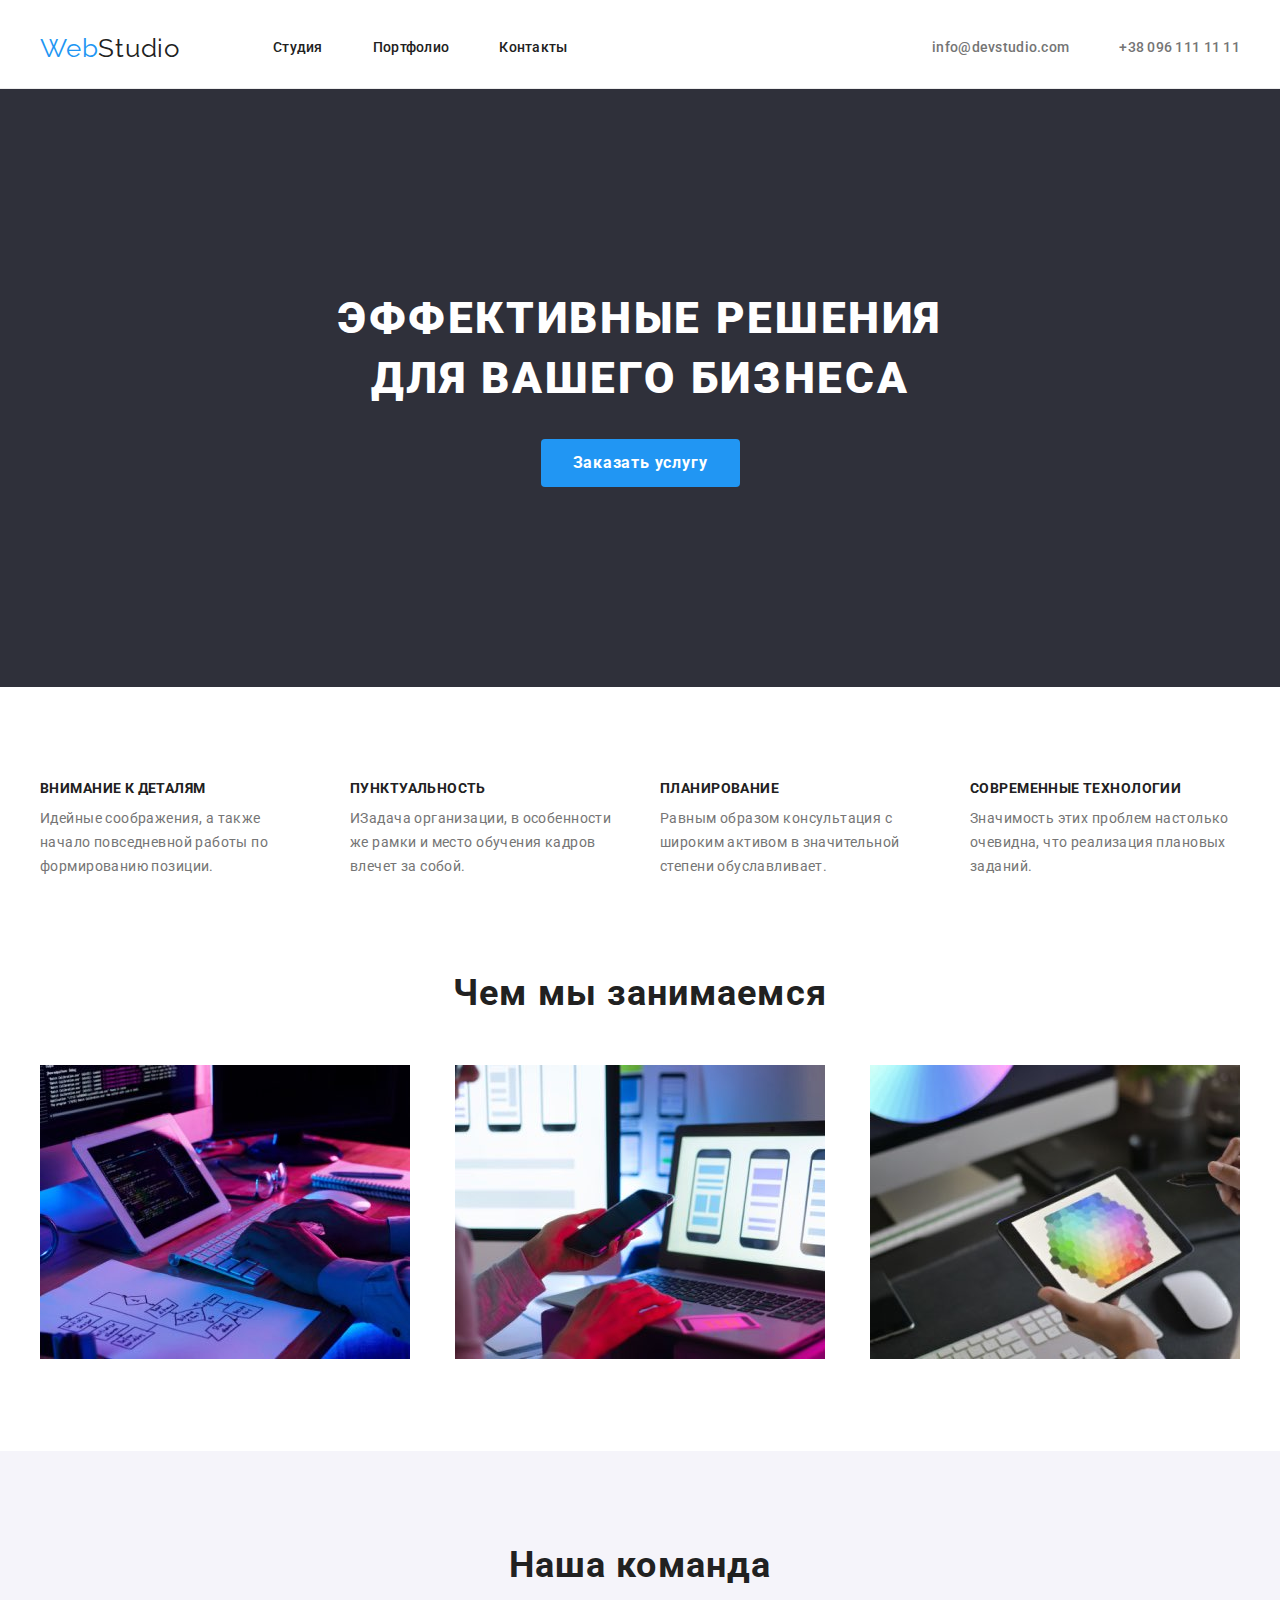
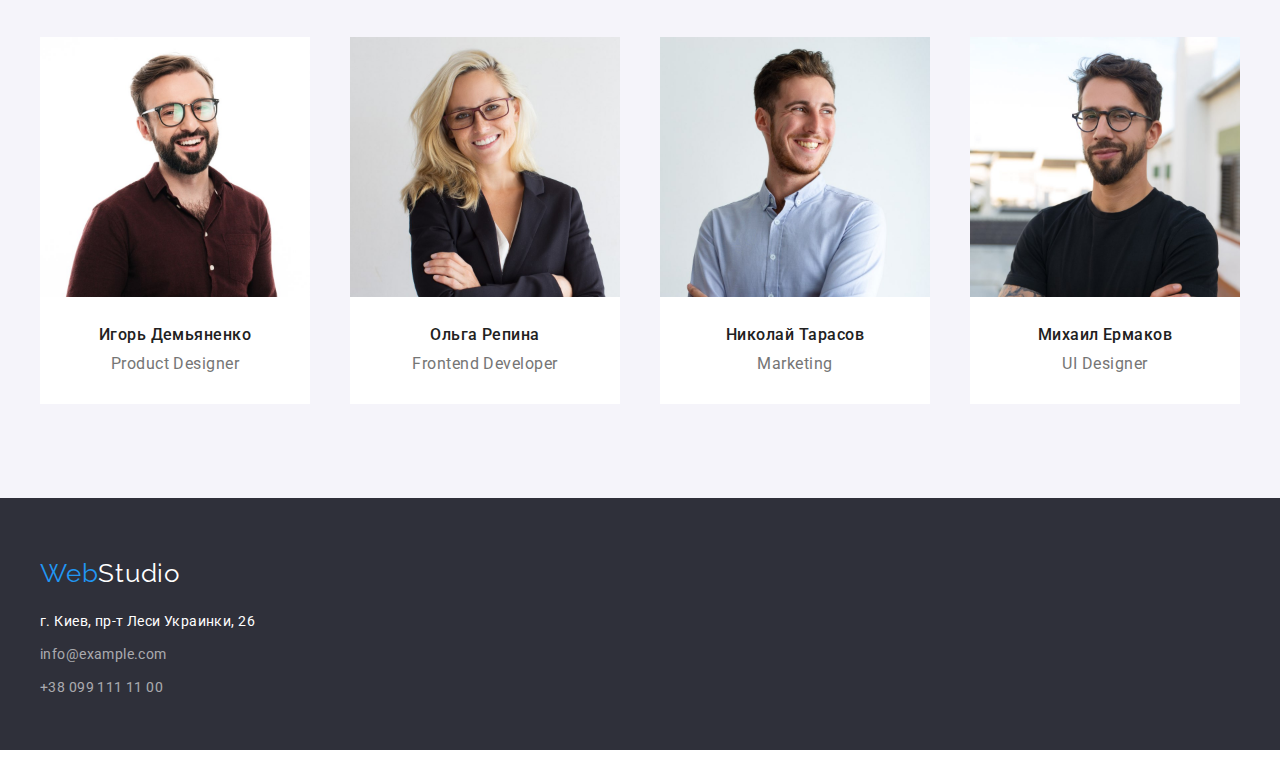
<file: index.html>
<!DOCTYPE html>
<html lang="ru">

<head>
    <meta charset="UTF-8">
    <meta http-equiv="X-UA-Compatible" content="IE=edge">
    <meta name="viewport" content="width=device-width, initial-scale=1.0">
    <title>Web Studio (Version 2.1)</title>

    <link
        href="https://fonts.googleapis.com/css2?family=Raleway:wght@700&family=Roboto:wght@400;500;700;900&display=swap"
        rel="stylesheet" />

    <link rel="stylesheet" href="https://cdnjs.cloudflare.com/ajax/libs/modern-normalize/1.1.0/modern-normalize.min.css"
        integrity="sha512-wpPYUAdjBVSE4KJnH1VR1HeZfpl1ub8YT/NKx4PuQ5NmX2tKuGu6U/JRp5y+Y8XG2tV+wKQpNHVUX03MfMFn9Q=="
        crossorigin="anonymous" referrerpolicy="no-referrer" />

    <link rel="stylesheet" href="./css/style.css">
</head>

<body>

    <header>
        <div class="container main-nav">
            <a href="./index.html" class="logo link"> <span class="logo-web">Web</span><span class="logo-studio">Studio</span></a>
            <nav>
                <ul class="site-nav list">
                    <li class="item"><a class="link" href="./index.html">Студия</a></li>
                    <li class="item"><a class="link" href="./portfolio.html">Портфолио</a></li>
                    <li class="item"><a class="link" href="">Контакты</a></li>
                </ul> 
            </nav>
            <ul class="contact-nav list">
                <li class="item"><a class="link" href="mailto:info@devstudio.com">info@devstudio.com</a></li>
                <li class="item"><a class="link" href="tel:+380961111111">+38 096 111 11 11</a></li>
            </ul>
            
        </div>
    </header>

    <main>
        <!-- секция Эффективные решения для вашего бизнеса -->
        <div class="pre-hero-line"></div>
        <section class="hero">
            <h1 class="main-headline"> <span class="hero-title"> Эффективные решения<br>для вашего бизнеса</span> </h1>
            <button type="button" class="button-main"> <span class="color-text-button">Заказать услугу</span></button>
        </section>
        <!-- секция преимуществ -->
        <section class="container">
            <ul class="benefits">
                <!-- <h2>Наши преимущества</h2> -->
                <li class="item">
                    <h3 class="benefits-title">Внимание к деталям</h3>
                    <p class="benefits-describe">Идейные соображения, а также начало повседневной работы по формированию позиции.</p>
                </li>
                <li class="item">
                    <h3 class="benefits-title">Пунктуальность</h3>
                    <p class="benefits-describe">ИЗадача организации, в особенности же рамки и место обучения кадров влечет за собой.</p>
                </li>
                <li class="item">
                    <h3 class="benefits-title">Планирование</h3>
                    <p class="benefits-describe">Равным образом консультация с широким активом в значительной степени обуславливает.</p>
                </li>
                <li class="item">
                    <h3 class="benefits-title">Современные технологии</h3>
                    <p class="benefits-describe">Значимость этих проблем настолько очевидна, что реализация плановых заданий.</p>
                </li>
            </ul>
        </section>
        <!-- секция Чем мы занимаемся  -->
        <section class="container">
            <div class="whatwedo">
                <h2 class="whatwedo-headline">Чем мы занимаемся</h2>
                <ul class="whatwedo-list">
                    <li class="item">
                        <img src="./images/photo-coding.jpg" alt="Верстка сайта" width="370" height="294" />
                    </li>
                    <li class="item">
                        <img src="./images/photo-app.jpg" alt="Написание приложений" width="370" height="294" />
                    </li>
                    <li class="item">
                        <img src="./images/photo-design.jpg" alt="Разработка дизайна" width="370" height="294" />
                    </li>
                </ul>
            </div>
        </section>
        <!-- секция Наша команда -->
        <section class="our-team">
            <div class="container">
                <h2 class="our-team-headline">Наша команда</h2>
                <ul class="personal list">
                    <li>
                        <img class="item-img" src="./images/card-photo-igor.jpg" alt="Product Designer" width="270" height="260" />
                        <div class="our-team-name">
                            <p class="team-name">Игорь Демьяненко</p>
                            <p class="team-job">Product Designer</p>
                        </div>
                    </li>
                    <li>
                        <img class="item-img" src="./images/card-photo-olena.jpg" alt="Frontend Developer" width="270" height="260" />
                        <div class="our-team-name">
                            <p class="team-name">Ольга Репина</p>
                            <p class="team-job">Frontend Developer</p>
                        </div>
                    </li>
                    <li>
                        <img class="item-img" src="./images/card-photo-mukola.jpg" alt="Marketing" width="270" height="260" />
                        <div class="our-team-name">
                            <p class="team-name">Николай Тарасов</p>
                            <p class="team-job">Marketing</p>
                        </div>
                    </li>
                    <li>
                        <img class="item-img" src="./images/card-photo-mukhailo.jpg" alt="Product Designer" width="270" height="260" />
                        <div class="our-team-name">
                            <p class="team-name">Михаил Ермаков</p>
                            <p class="team-job">UI Designer</p>
                        </div>
                    </li>
                </ul>
            </div>
        </section>
        
    </main>

    <footer class="footer-section">
        <!-- секция контакты -->
        <div class="container">
            <a href="./index.html" class="logo link"> <span class="logo-web">Web</span><span
                    class="logo-studio-foot">Studio</span>
                <address class="adress">
                    <a href="https://goo.gl/maps/mDuxBQLY7Kdxs8NY9" class="contact-foot-adress link">г. Киев, пр-т Леси
                        Украинки, 26</a><br>
                    <a href="mailto:info@example.com" class="contact-foot link">info@example.com</a><br>
                    <a href="tel:+380991111100" class="contact-foot link">+38 099 111 11 00</a>
                </address>
        </div>
    </footer>

</body>

</html>
</file>
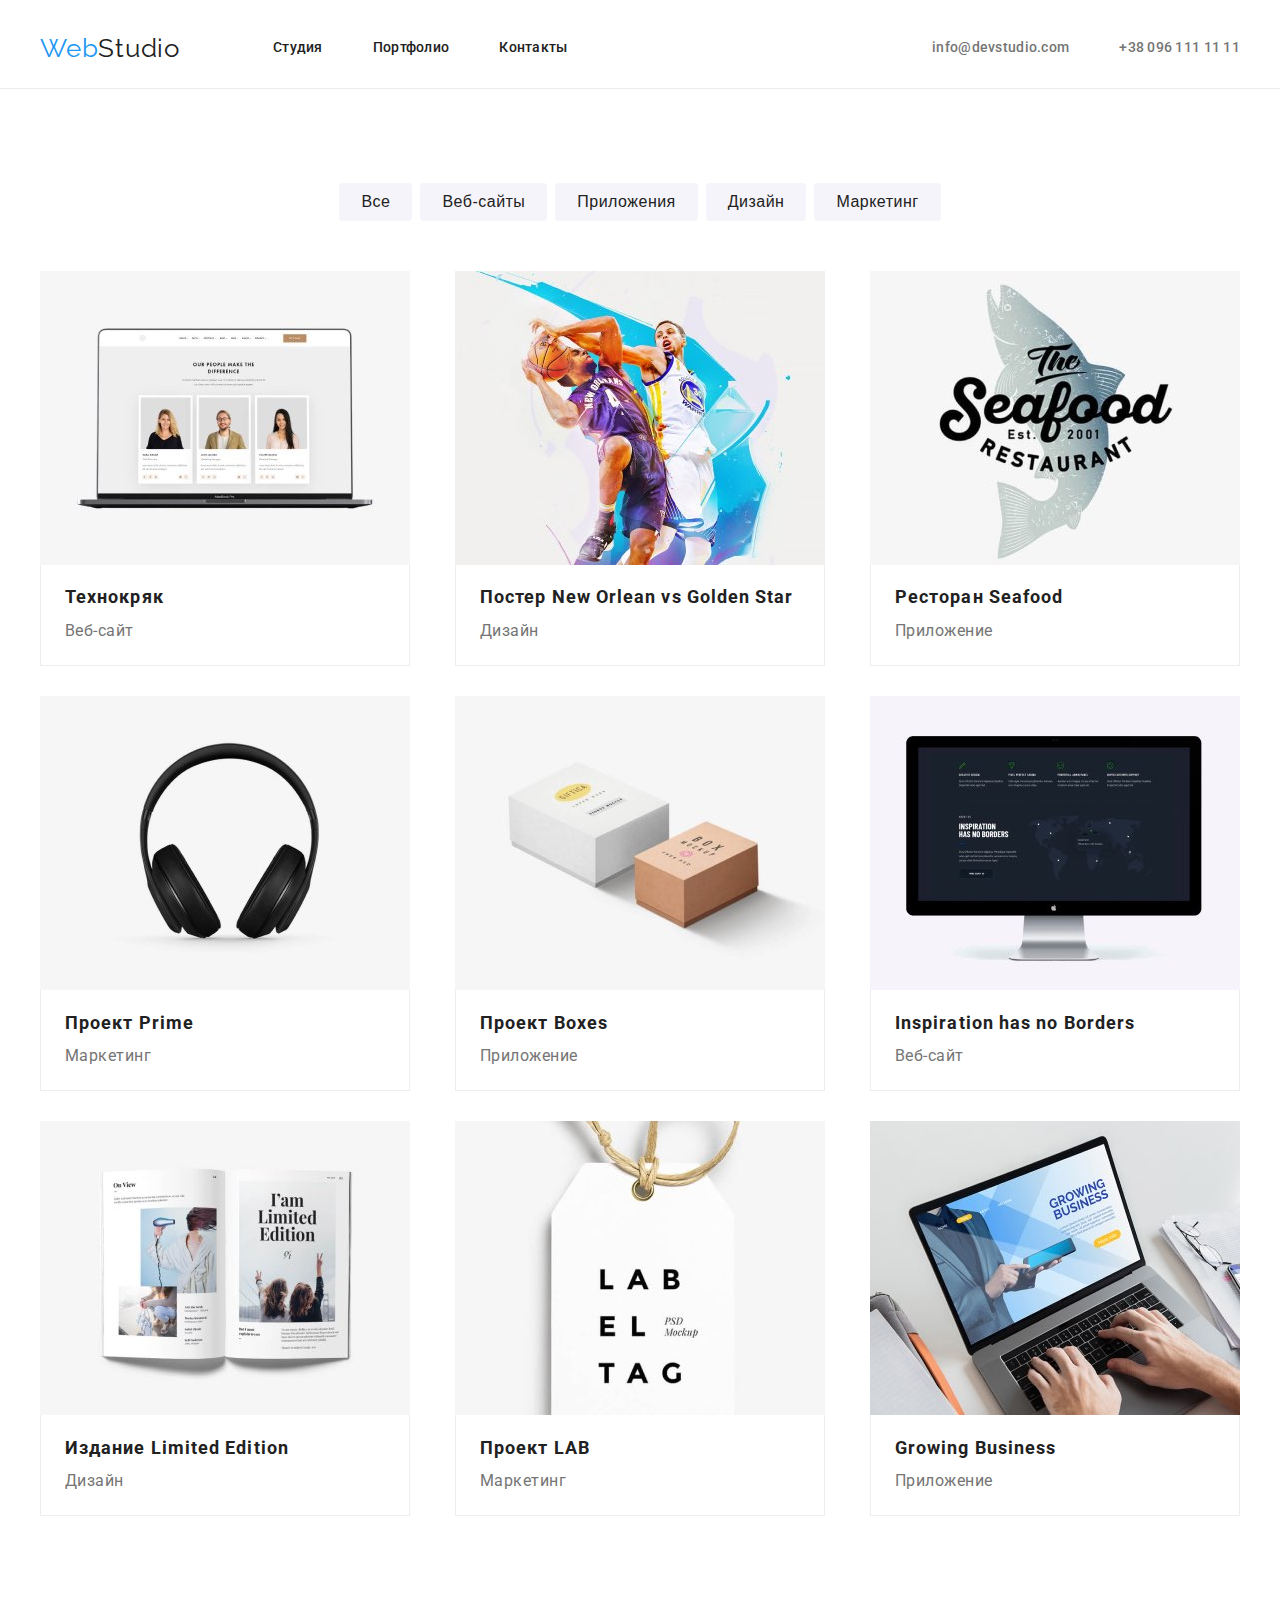
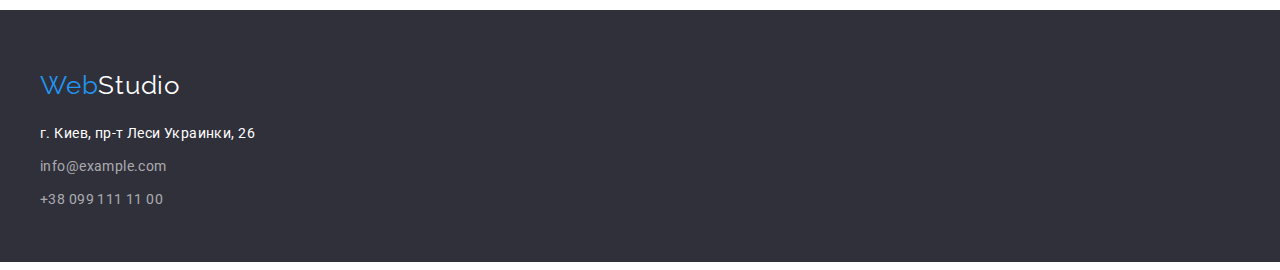
<file: portfolio.html>
<!DOCTYPE html>
<html lang="ru">

<head>
    <meta charset="UTF-8">
    <meta http-equiv="X-UA-Compatible" content="IE=edge">
    <meta name="viewport" content="width=device-width, initial-scale=1.0">
    <title>Web Studio (Version 2.1)</title>

    <link 
    href="https://fonts.googleapis.com/css2?family=Raleway:wght@700&family=Roboto:wght@400;500;700;900&display=swap"
    rel="stylesheet"
    />
    <link rel="stylesheet" href="https://cdnjs.cloudflare.com/ajax/libs/modern-normalize/1.1.0/modern-normalize.min.css"
    integrity="sha512-wpPYUAdjBVSE4KJnH1VR1HeZfpl1ub8YT/NKx4PuQ5NmX2tKuGu6U/JRp5y+Y8XG2tV+wKQpNHVUX03MfMFn9Q=="
    crossorigin="anonymous" referrerpolicy="no-referrer" />

    <link rel="stylesheet" href="./css/style.css">
</head>

<body>
    <!-- Шапка сайта -->
<header>
    <div class="container main-nav">
        <a href="./index.html" class="logo link"> <span class="logo-web">Web</span><span
                class="logo-studio">Studio</span></a>
        <nav>
            <ul class="site-nav list">
                <li class="item"><a class="link" href="./index.html">Студия</a></li>
                <li class="item"><a class="link" href="./portfolio.html">Портфолио</a></li>
                <li class="item"><a class="link" href="">Контакты</a></li>
            </ul>
        </nav>
        <ul class="contact-nav list">
            <li class="item"><a class="link" href="mailto:info@devstudio.com">info@devstudio.com</a></li>
            <li class="item"><a class="link" href="tel:+380961111111">+38 096 111 11 11</a></li>
        </ul>

    </div>
</header>
    <main>
        <!-- портфолио -->
        <!-- <h1>Портфолио</h1> -->
        <div class="pre-hero-line"></div>
        <div class="container">
            <div class="buttons-portfolio">
                <!-- фильтр кнопок портфолио -->
                <button type="button" class="button-portfolio click">Все</button>
                <button type="button" class="button-portfolio click">Веб-сайты</button>
                <button type="button" class="button-portfolio click">Приложения</button>
                <button type="button" class="button-portfolio click">Дизайн</button>
                <button type="button" class="button-portfolio click">Маркетинг</button>
            </div>  
        <!-- секция примеры портфолио  -->
        <section class="our-portfolio">
                <ul class="portfolio-list">
                    <li class="portfolio-element">
                        <a href="#" class="link">
                            <img src="./images/technokr.jpg" alt="Технокряк" width="370" height="294" />
                        </a>
                        <div class="portfolio-info">
                            <h2 class="portfolio-title">Технокряк</h2>
                            <p class="portfolio-example">Веб-сайт</p>
                        </div>
                    </li>
                    <li class="portfolio-element">
                        <a href="#" class="link">
                        <img src="./images/poster.jpg" alt="Постер New Orlean vs Golden Star" width="370" height="294" />
                        </a>
                        <div class="portfolio-info">
                            <h2 class="portfolio-title">Постер New Orlean vs Golden Star</h2>
                            <p class="portfolio-example">Дизайн</p>
                        </div>
                    </li>
                    <li class="portfolio-element">
                        <a href="#" class="link">
                            <img src="./images/restoran.jpg" alt="Ресторан Seafood" width="370" height="294" />
                        </a>
                        <div class="portfolio-info">
                            <h2 class="portfolio-title">Ресторан Seafood</h2>
                            <p class="portfolio-example"> Приложение</p>
                        
                    </li>
                    <li class="portfolio-element">
                        <a href="#" class="link">
                            <img src="./images/proekt-prime.jpg" alt="Проект Prime" width="370" height="294" />
                        </a>
                        <div class="portfolio-info">
                            <h2 class="portfolio-title">Проект Prime</h2>
                            <p class="portfolio-example">Маркетинг</p>
                        </div>
                    </li>
                    <li class="portfolio-element">
                        <a href="#" class="link">
                            <img src="./images/proekt-boxes.jpg" alt="Проект Boxes" width="370" height="294" />
                        </a>
                        <div class="portfolio-info">
                            <h2 class="portfolio-title">Проект Boxes</h2>
                            <p class="portfolio-example">Приложение</p>
                        </div>
                    </li>
                    <li class="portfolio-element">
                        <a href="#" class="link">
                            <img src="./images/inspiration.jpg" alt="Inspiration has no Borders" width="370" height="294" />
                        </a>
                        <div class="portfolio-info">
                            <h2 class="portfolio-title">Inspiration has no Borders</h2>
                            <p class="portfolio-example">Веб-сайт</p>
                        </div>
                    </li>
                    <li class="portfolio-element">
                        <a href="#" class="link">
                            <img src="./images/izdanie.jpg" alt="Издание Limited Edition" width="370" height="294" />
                        </a>
                        <div class="portfolio-info">
                            <h2 class="portfolio-title">Издание Limited Edition</h2>
                            <p class="portfolio-example">Дизайн</p>
                        </div>
                    </li>
                    <li class="portfolio-element">
                        <a href="#" class="link">
                            <img src="./images/proekt-lab.jpg" alt="Проект LAB" width="370" height="294" />
                        </a>
                        <div class="portfolio-info">
                            <h2 class="portfolio-title">Проект LAB</h2>
                            <p class="portfolio-example">Маркетинг</p>
                        </div>
                    </li>
                    <li class="portfolio-element">
                        <a href="#" class="link">
                        <img src="./images/growing-business.jpg" alt="Growing Business" width="370" height="294" />
                        </a>
                        <div class="portfolio-info">
                            <h2 class="portfolio-title">Growing Business</h2>
                            <p class="portfolio-example">Приложение</p>
                        </div>
                    </li>
                </ul>
            </div>
        </section>
    </main>

<footer class="footer-section">
    <!-- секция контакты -->
    <div class="container">
        <a href="./index.html" class="logo link"> <span class="logo-web">Web</span><span
                class="logo-studio-foot">Studio</span>
            <address class="adress">
                <a href="https://goo.gl/maps/mDuxBQLY7Kdxs8NY9" class="contact-foot-adress link">г. Киев, пр-т Леси
                    Украинки, 26</a><br>
                <a href="mailto:info@example.com" class="contact-foot link">info@example.com</a><br>
                <a href="tel:+380991111100" class="contact-foot link">+38 099 111 11 00</a>
            </address>
    </div>
</footer>
    
    </body>
    
    </html>
</file>
<file: css/style.css>
:root {
  --primary-text-color: #757575;
  --secondary-text-color: #212121;
  --accent-color: #2196f3;
  --as-main-button-color: rgba(33, 150, 243, 1);
  --primary-bg-color: #ffffff;
  --button-hover-text: rgba(255, 255, 255, 1);
}

body {
  color: var(--primary-text-color);
  background-color: var(--primary-bg-color);
  font-family: Roboto, VHelvetica Neue, sans-serif;

  font-size: 14px;
  line-height: 1.71;
  letter-spacing: 0.03em;

  margin-left: auto;
  margin-right: auto;
}

/* gen settings */
a {
  text-decoration: none;
  padding: 0;
}

.ul {
  padding: 0;
  margin: 0;
  list-style: none;
}

h1,
h2,
h3,
h4,
h5,
h6 {
  padding: 0;
  margin: 0;
}

/* nav container */
.container {
  width: 1200px;
  margin-left: auto;
  margin-right: auto;
  padding-left: 15px;
  padding-right: 15px;
  /* outline: 0.5px solid tomato; */
}

/* nav */

.main-nav {
  display: flex;
  align-items: center;
}

/* logo */

.logo {
  font-family: Raleway, sans-serif;
  font-weight: 400;
  font-size: 26px;
  line-height: 1.19;
  letter-spacing: 0.03em;
}
.logo-web {
  color: var(--accent-color);
}

.logo-studio {
  color: #212121;
}

.logo-studio-foot {
  color: white;
}

/* end logo */

.site-nav {
  display: flex;
  margin-left: 93px;
  list-style: none;
  padding-left: 0;
  margin-top: 0;
  margin-bottom: 0;
}

.site-nav .item + .item {
  margin-left: 50px;
}

.site-nav .link {
  display: block;
  padding-top: 32px;
  padding-bottom: 32px;

  color: var(--secondary-text-color);
  font-weight: 500;
  font-size: 14px;
  line-height: 1.14;
  letter-spacing: 0.02em;
}

/* another margin site-nav */

/* .site-nav .item {
  margin-right: 50px;
} */
/* .site-nav .item:last-child {
  margin-right: 0;
} */

/* .site-nav .item:not(:last-child) {
  margin-right: 50px;
} */

.contact-nav {
  display: flex;
  margin-left: auto;
  padding-left: 0;
  margin-top: 0;
  margin-bottom: 0;

  list-style: none;
}

.contact-nav .item + .item {
  margin-left: 50px;
}

.contact-nav .link {
  display: block;
  padding-top: 32px;
  padding-bottom: 32px;

  color: var(--primary-text-color);
  font-weight: 500;
  font-size: 14px;
  line-height: 1.14;
  letter-spacing: 0.02em;
  text-decoration: none;
}

.site-nav .link:hover,
.site-nav .link:focus {
  color: var(--accent-color);
}

.contact-nav .link:hover,
.contact-nav .link:focus {
  color: var(--accent-color);
  text-decoration: none;
}

/* nav end */

/* hero */

.pre-hero-line {
  background-color: rgba(236, 236, 236, 1);
  height: 1px;
}

.hero {
  background-color: #2f303a;
  text-align: center;
}

.hero-title {
  color: rgba(255, 255, 255, 1);
}

.main-headline {
  padding-top: 200px;
  margin: 0 auto;

  font-weight: 900;
  font-size: 44px;
  line-height: 1.36;
  text-align: center;
  letter-spacing: 0.06em;
  text-transform: uppercase;
}

/* button set */
.button-main {
  box-sizing: border-box;
  cursor: pointer;

  background-color: var(--as-main-button-color);
  border: 0 solid var(--as-main-button-color);
  border-radius: 4px;

  /* Font-weight: 700;
  Font size: 16px;
  Line height: 1.8; */

  margin-top: 30px;
  text-align: center;
  letter-spacing: 0.06em;

  padding: 10px 32px;
  margin-bottom: 200px;
}

.color-text-button {
  color: var(--button-hover-text);

  font-family: Roboto;
  font-style: normal;
  font-weight: 700;
  font-size: 16px;
  line-height: 1.8;

  /* padding: 10px 32px; */
}

/* hero end */

/* benefits */

.benefits {
  display: flex;
  justify-content: space-between;
  list-style: none;

  /* height: 200px; */
  margin: 0;
  padding-top: 94px;
  padding-bottom: 94px;
  padding-left: 0;
}

.benefits .benefits-item + .benefits-item {
  margin-left: 30px;
}

.benefits .item {
  width: 270px;
}

.benefits-title {
  color: #212121;

  font-weight: 700;
  font-size: 14px;
  line-height: 1.14;
  letter-spacing: 0.03em;
  text-transform: uppercase;
}

.benefits-describe {
  font-style: normal;
  font-weight: 400;
  font-size: 14px;
  line-height: 1.71;
  letter-spacing: 3%;

  margin-top: 10px;
  margin-bottom: 0;
}

/* benefits end */

/* whatwedo index.html */

/* .whatwedo {
  margin-top: 94px;
} */

.whatwedo-headline {
  color: var(--secondary-text-color);

  font-weight: 700;
  font-size: 36px;
  line-height: 1.16;
  text-align: center;
  letter-spacing: 0.03em;

  padding-bottom: 50px;
}

.whatwedo-list {
  display: flex;
  justify-content: space-between;

  list-style: none;
  margin-top: 0;
  margin-bottom: 0;
  padding-left: 0;
  padding-bottom: 0;
}

.whatwedo-list .item {
  margin-bottom: -10px;
}

.whatwedo-list .item + .item {
  margin-left: 30px;
}

/* our-team index.html */

.our-team {
  background-color: #f5f4fa;
  margin-top: 94px;
}

.our-team-headline {
  display: block;
  color: var(--secondary-text-color);

  font-weight: 700;
  font-size: 36px;
  line-height: 1.16;
  text-align: center;
  letter-spacing: 0.03em;

  padding-top: 94px;
}

.personal {
  display: flex;
  justify-content: space-between;
  list-style: none;

  font-weight: 400;
  font-size: 16px;
  line-height: 1.18;
  letter-spacing: 0.03em;

  padding-left: 0;
  /* margin-top: 50px; */
  margin: 0 0;
  padding-top: 50px;
  padding-bottom: 94px;
}

.personal .item-img {
  margin-bottom: -5px;
}

.personal .team-name + .team-name {
  padding-left: 30px;
}

.our-team-name {
  background-color: var(--button-hover-text);
}

.team-name {
  color: var(--secondary-text-color);
  font-weight: 500;
  font-size: 16px;
  line-height: 1.18;
  text-align: center;
  letter-spacing: 0.03em;

  padding-top: 30px;

  margin: 0 auto;
}

.team-job {
  text-align: center;
  font-family: Roboto;
  font-weight: 400;
  font-size: 16px;
  line-height: 1.18;

  margin: 0 auto;
  padding-top: 10px;
  padding-bottom: 30px;
}

/* end our-team index.html */

/* footer */

.footer-section {
  box-sizing: border-box;
  background-color: #2f303a;
  height: 252px;
  padding-top: 60px;
}

.adress {
  display: block;
  font-family: Roboto;
  font-style: normal;
  font-weight: 400;
  font-size: 14px;
  line-height: 1.71;
  letter-spacing: 0.03em;
}

.contact-foot-adress {
  display: inline-block;
  color: rgba(255, 255, 255, 1);
  margin-top: 20px;
}

.contact-foot {
  display: inline-block;
  color: rgba(255, 255, 255, 0.6);
  margin-top: 9px;
}

/* footer end */

/* .list {
  list-style: none;
} */

.buttons-portfolio {
  display: flex;
  justify-content: center;
  padding-top: 94px;
}

.buttons-portfolio .click + .click {
  margin-left: 8px;
}

.button-portfolio {
  box-sizing: border-box;
  cursor: pointer;

  color: rgba(33, 33, 33, 1);
  background-color: rgba(245, 244, 250, 1);

  font-weight: 500;
  font-size: 16px;
  line-height: 1.6;
  text-align: center;
  letter-spacing: 0.03em;
  border: 0 solid rgba(245, 244, 250, 1);
  border-radius: 4px;

  /* height: 38px;
  width: 130px; */
  margin-bottom: 0;
  padding: 6px 22px;
}

.button-portfolio:hover,
.button-portfolio:focus {
  color: var(--button-hover-text);
  background-color: var(--accent-color);
}

/* end buttons-portfolio portfolio.html  */

/* portfolio-example portfolio.html   */

/* buttons-portfolio portfolio.html  */

/* end portfolio-example portfolio.html */

.portfolio-list {
  display: flex;
  flex-wrap: wrap;
  justify-content: space-between;

  list-style: none;
  padding-left: 0;
  margin-top: 50px;
  margin-bottom: 0;
}

.portfolio-element {
  margin-bottom: 30px;
  margin-right: 30px;
  border: 0;
}

.portfolio-info {
  display: block;
  box-sizing: border-box;
  border-right: 1px solid rgba(238, 238, 238, 1);
  border-left: 1px solid rgba(238, 238, 238, 1);
  border-bottom: 1px solid rgba(238, 238, 238, 1);
  margin-top: -10px;
}

.portfolio-title {
  display: block;
  color: rgba(33, 33, 33, 1);

  font-family: Roboto;
  font-style: 700;
  font-size: 18px;
  /* line-height: 36px; */
  text-align: Left;
  letter-spacing: 0.06em;

  padding-top: 20px;
  margin-left: 24px;
  margin-right: 24px;
}

.portfolio-example {
  font-weight: 400;
  font-size: 16px;
  /* line-height: 30px; */
  color: rgba(117, 117, 117, 1);
  letter-spacing: 0.03em;

  padding-top: 4px;
  padding-bottom: 20px;
  margin: 0 24px;
}

.portfolio-list > li:nth-last-of-type(-n + 3) {
  margin-bottom: 0;
}

.portfolio-list:nth-last-child(-n + 3) {
  padding-bottom: 94px;
}

.portfolio-element:nth-child(3n) {
  margin-right: 0;
}
</file>
